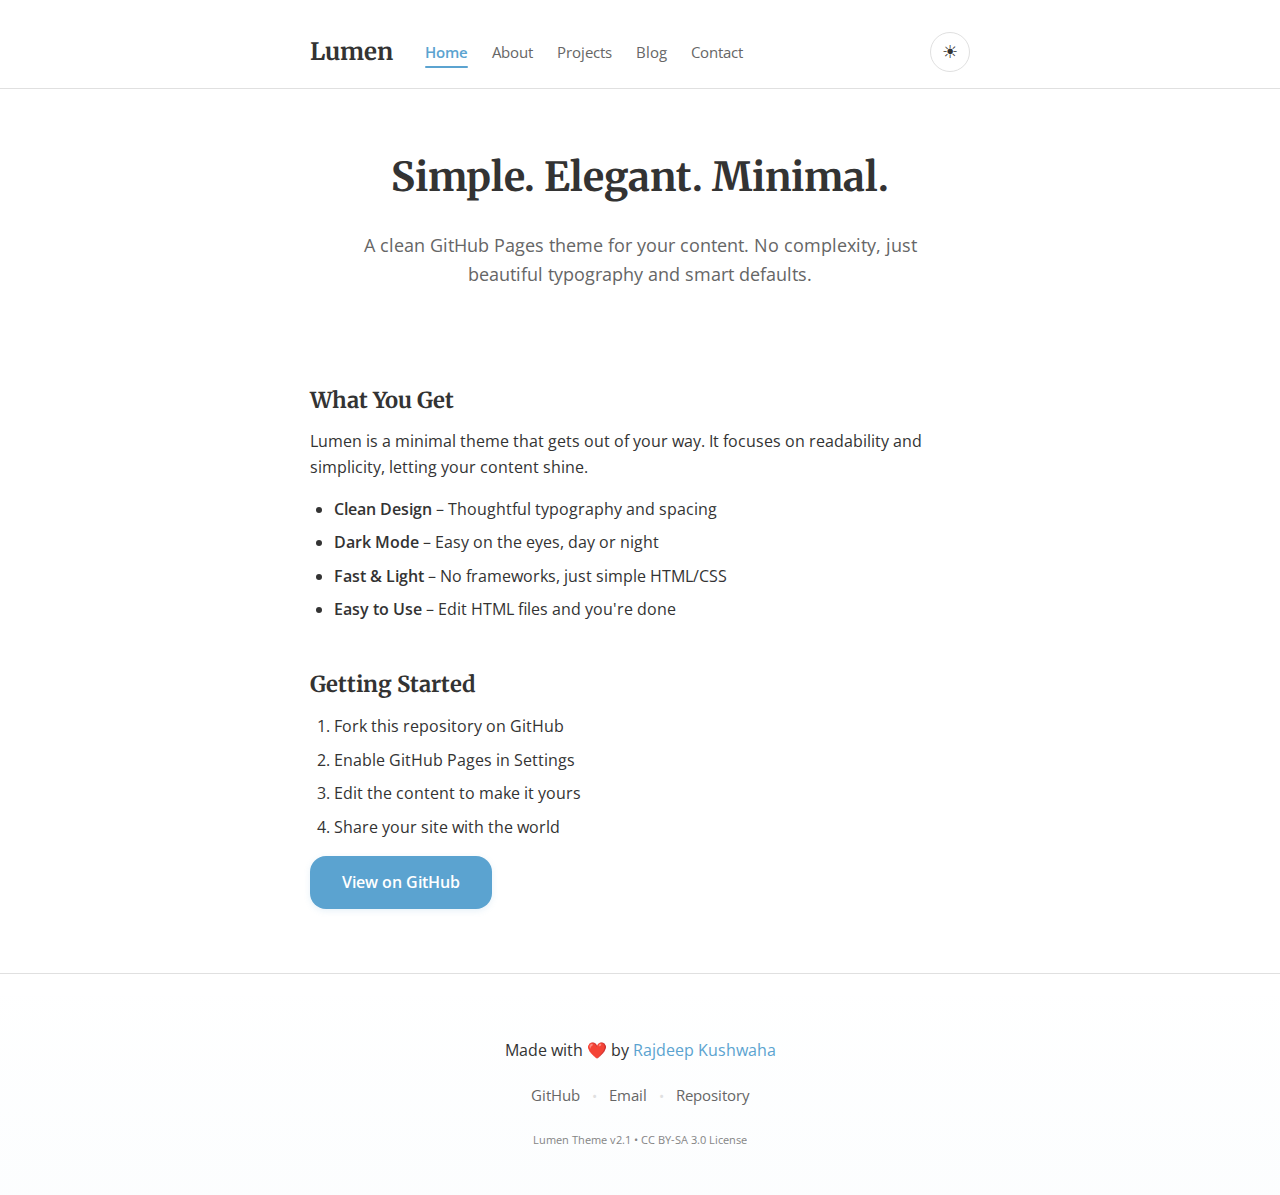
<file: index.html>
<!DOCTYPE html>
<html lang="en">
  <head>
    <meta charset="utf-8" />
    <meta name="viewport" content="width=device-width, initial-scale=1" />
    <title>Lumen 2.0 by RJDP</title>
    <meta
      name="description"
      content="A minimal GitHub Pages theme for simple, elegant content."
    />
    <link rel="preconnect" href="https://fonts.googleapis.com" />
    <link rel="preconnect" href="https://fonts.gstatic.com" crossorigin />
    <link
      href="https://fonts.googleapis.com/css2?family=Merriweather:wght@400;700&family=Open+Sans:wght@400;600&display=swap"
      rel="stylesheet"
    />
    <link rel="stylesheet" href="stylesheets/styles.css" />
  </head>

  <body>
    <header>
      <div class="container">
        <h1><a href="index.html">Lumen</a></h1>
        <nav>
          <a href="index.html">Home</a>
          <a href="about.html">About</a>
          <a href="projects.html">Projects</a>
          <a href="blog.html">Blog</a>
          <a href="contact.html">Contact</a>
        </nav>
        <button id="theme-toggle" aria-label="Toggle dark mode">
          <span class="sun">☀</span>
          <span class="moon">☾</span>
        </button>
      </div>
    </header>

    <main class="container">
      <section class="hero">
        <h2>Simple. Elegant. Minimal.</h2>
        <p>
          A clean GitHub Pages theme for your content. No complexity, just
          beautiful typography and smart defaults.
        </p>
      </section>

      <section>
        <h3>What You Get</h3>
        <p>
          Lumen is a minimal theme that gets out of your way. It focuses on
          readability and simplicity, letting your content shine.
        </p>

        <ul>
          <li>
            <strong>Clean Design</strong> – Thoughtful typography and spacing
          </li>
          <li><strong>Dark Mode</strong> – Easy on the eyes, day or night</li>
          <li>
            <strong>Fast & Light</strong> – No frameworks, just simple HTML/CSS
          </li>
          <li>
            <strong>Easy to Use</strong> – Edit HTML files and you're done
          </li>
        </ul>
      </section>

      <section>
        <h3>Getting Started</h3>
        <ol>
          <li>Fork this repository on GitHub</li>
          <li>Enable GitHub Pages in Settings</li>
          <li>Edit the content to make it yours</li>
          <li>Share your site with the world</li>
        </ol>

        <p>
          <a href="https://github.com/RajdeepKushwaha5/Lumen-2.0" class="button"
            >View on GitHub</a
          >
        </p>
      </section>
    </main>

    <footer>
      <div class="container">
        <div class="footer-content">
          <p class="footer-text">
            Made with ❤️ by
            <a href="https://github.com/RajdeepKushwaha5">Rajdeep Kushwaha</a>
          </p>
          <div class="footer-links">
            <a
              href="https://github.com/RajdeepKushwaha5"
              aria-label="GitHub"
              title="GitHub"
              >GitHub</a
            >
            <span class="footer-separator">•</span>
            <a
              href="mailto:rajdeepsingh10789@gmail.com"
              aria-label="Email"
              title="Email"
              >Email</a
            >
            <span class="footer-separator">•</span>
            <a
              href="https://github.com/RajdeepKushwaha5/Lumen-2.0"
              aria-label="Repository"
              title="View Repository"
              >Repository</a
            >
          </div>
          <p class="footer-credit">
            <small>Lumen Theme v2.1 • CC BY-SA 3.0 License</small>
          </p>
        </div>
      </div>
    </footer>

    <script src="javascripts/dark-mode.js"></script>
    <script src="javascripts/navigation.js"></script>
  </body>
</html>
</file>
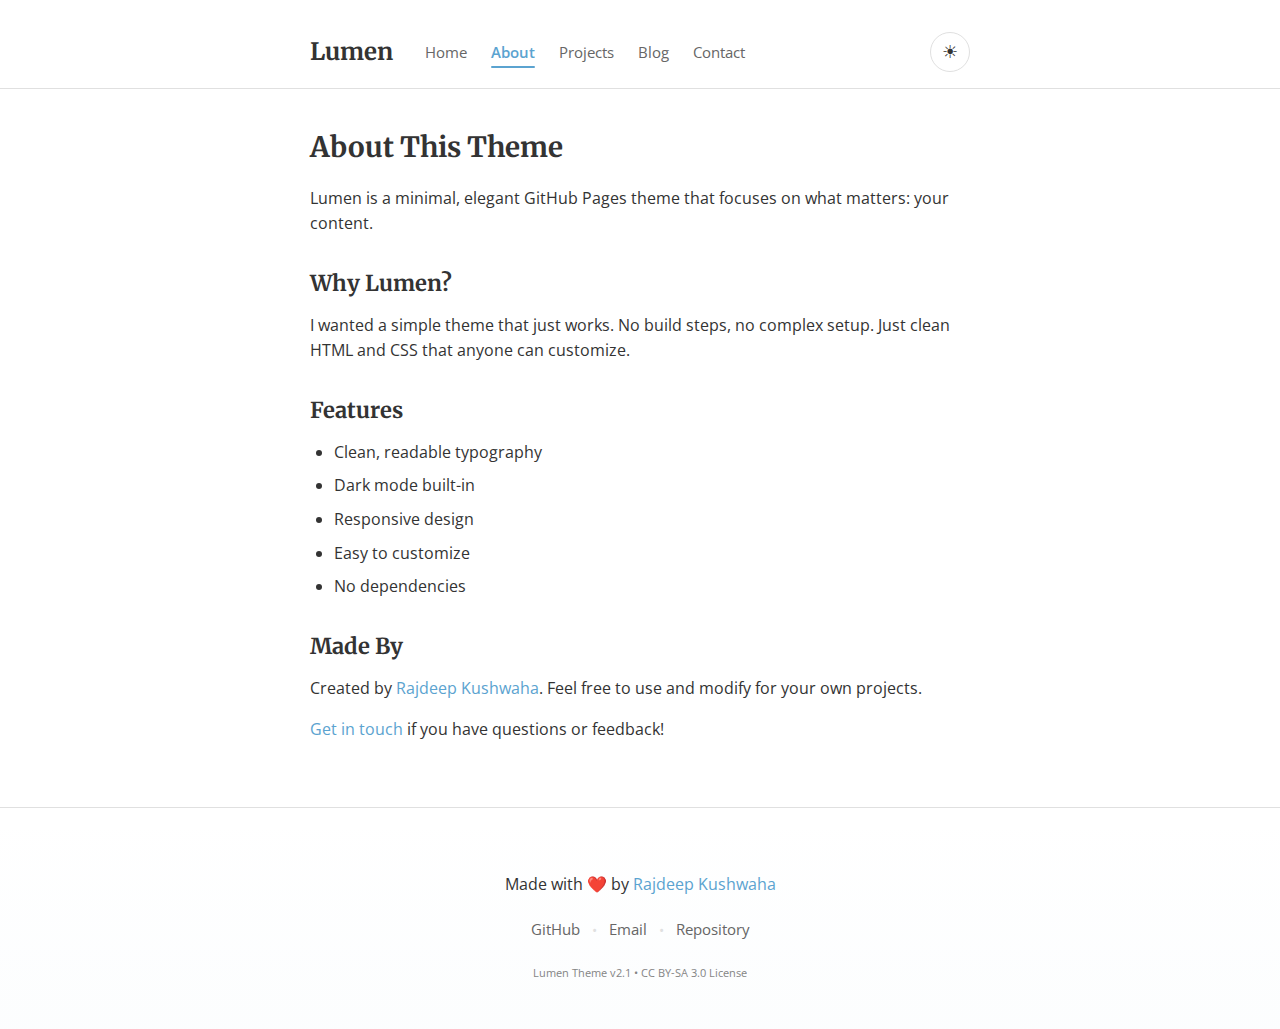
<file: about.html>
<!DOCTYPE html>
<html lang="en">
  <head>
    <meta charset="utf-8" />
    <meta name="viewport" content="width=device-width, initial-scale=1" />
    <title>About - Lumen by RJDP</title>
    <meta
      name="description"
      content="About Lumen - A minimal GitHub Pages theme."
    />
    <link rel="preconnect" href="https://fonts.googleapis.com" />
    <link rel="preconnect" href="https://fonts.gstatic.com" crossorigin />
    <link
      href="https://fonts.googleapis.com/css2?family=Merriweather:wght@400;700&family=Open+Sans:wght@400;600&display=swap"
      rel="stylesheet"
    />
    <link rel="stylesheet" href="stylesheets/styles.css" />
  </head>

  <body>
    <header>
      <div class="container">
        <h1><a href="index.html">Lumen</a></h1>
        <nav>
          <a href="index.html">Home</a>
          <a href="about.html">About</a>
          <a href="projects.html">Projects</a>
          <a href="blog.html">Blog</a>
          <a href="contact.html">Contact</a>
        </nav>
        <button id="theme-toggle" aria-label="Toggle dark mode">
          <span class="sun">☀</span>
          <span class="moon">☾</span>
        </button>
      </div>
    </header>

    <main class="container">
      <h2>About This Theme</h2>
      <p>
        Lumen is a minimal, elegant GitHub Pages theme that focuses on what
        matters: your content.
      </p>

      <h3>Why Lumen?</h3>
      <p>
        I wanted a simple theme that just works. No build steps, no complex
        setup. Just clean HTML and CSS that anyone can customize.
      </p>

      <h3>Features</h3>
      <ul>
        <li>Clean, readable typography</li>
        <li>Dark mode built-in</li>
        <li>Responsive design</li>
        <li>Easy to customize</li>
        <li>No dependencies</li>
      </ul>

      <h3>Made By</h3>
      <p>
        Created by
        <a href="https://github.com/RajdeepKushwaha5">Rajdeep Kushwaha</a>. Feel
        free to use and modify for your own projects.
      </p>

      <p>
        <a href="mailto:rajdeepsingh10789@gmail.com">Get in touch</a> if you
        have questions or feedback!
      </p>
    </main>

    <footer>
      <div class="container">
        <div class="footer-content">
          <p class="footer-text">
            Made with ❤️ by
            <a href="https://github.com/RajdeepKushwaha5">Rajdeep Kushwaha</a>
          </p>
          <div class="footer-links">
            <a
              href="https://github.com/RajdeepKushwaha5"
              aria-label="GitHub"
              title="GitHub"
              >GitHub</a
            >
            <span class="footer-separator">•</span>
            <a
              href="mailto:rajdeepsingh10789@gmail.com"
              aria-label="Email"
              title="Email"
              >Email</a
            >
            <span class="footer-separator">•</span>
            <a
              href="https://github.com/RajdeepKushwaha5/Lumen-2.0"
              aria-label="Repository"
              title="View Repository"
              >Repository</a
            >
          </div>
          <p class="footer-credit">
            <small>Lumen Theme v2.1 • CC BY-SA 3.0 License</small>
          </p>
        </div>
      </div>
    </footer>

    <script src="javascripts/dark-mode.js"></script>
    <script src="javascripts/navigation.js"></script>
  </body>
</html>
</file>
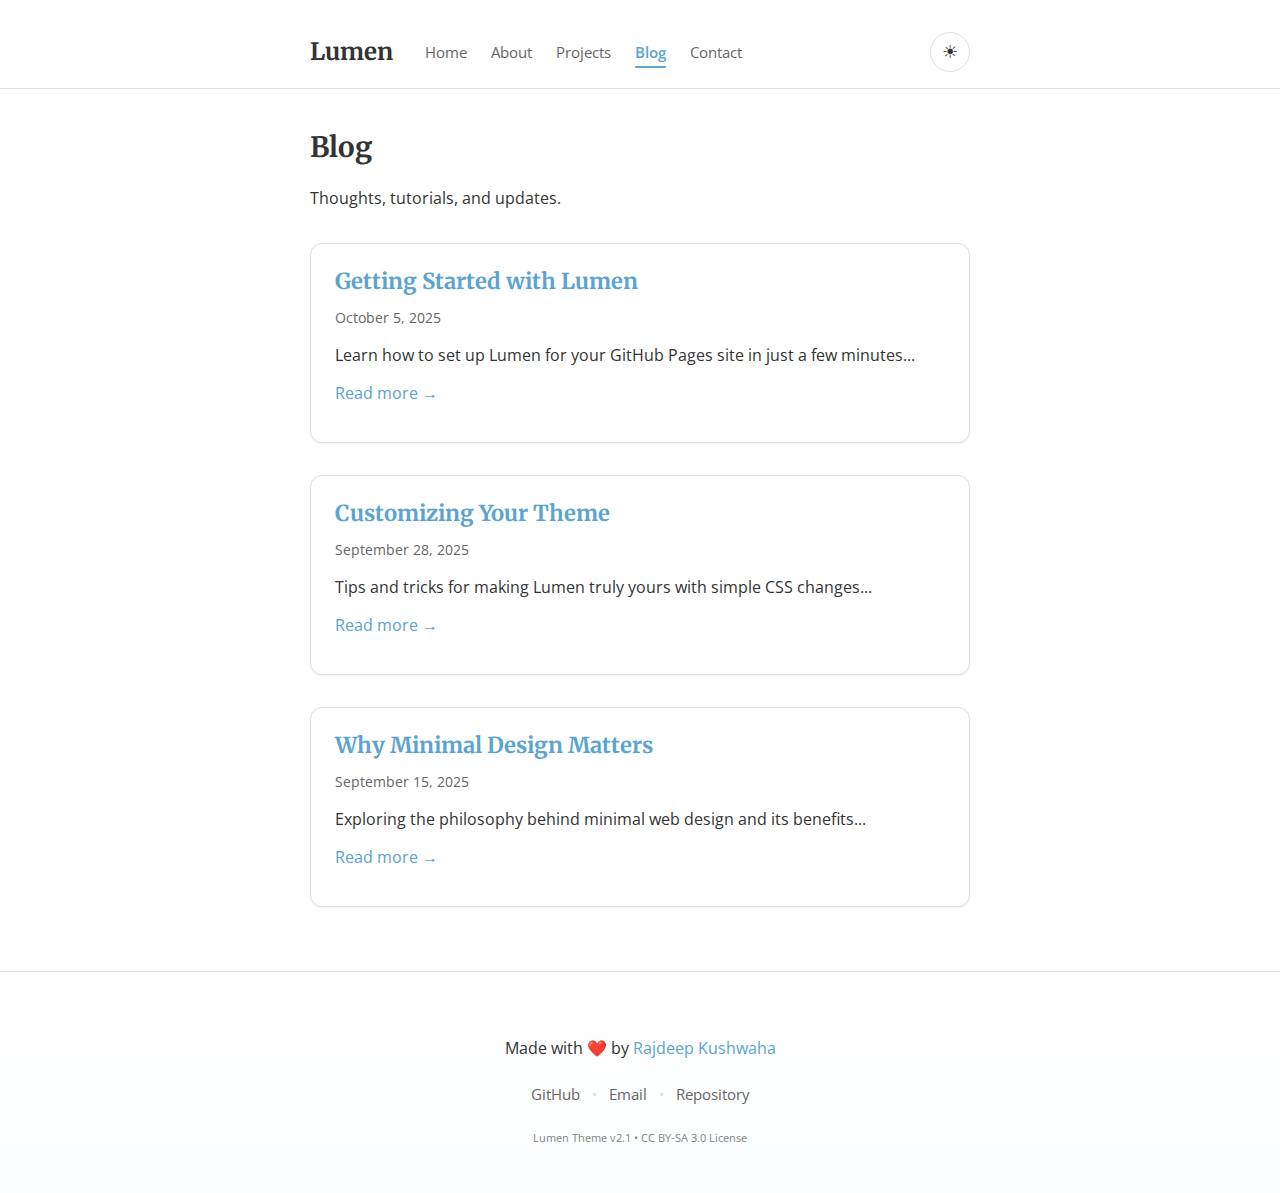
<file: blog.html>
<!DOCTYPE html>
<html lang="en">
  <head>
    <meta charset="utf-8" />
    <meta name="viewport" content="width=device-width, initial-scale=1" />
    <title>Blog - Lumen by RJDP</title>
    <meta name="description" content="Blog posts using Lumen theme." />
    <link rel="preconnect" href="https://fonts.googleapis.com" />
    <link rel="preconnect" href="https://fonts.gstatic.com" crossorigin />
    <link
      href="https://fonts.googleapis.com/css2?family=Merriweather:wght@400;700&family=Open+Sans:wght@400;600&display=swap"
      rel="stylesheet"
    />
    <link rel="stylesheet" href="stylesheets/styles.css" />
  </head>

  <body>
    <header>
      <div class="container">
        <h1><a href="index.html">Lumen</a></h1>
        <nav>
          <a href="index.html">Home</a>
          <a href="about.html">About</a>
          <a href="projects.html">Projects</a>
          <a href="blog.html">Blog</a>
          <a href="contact.html">Contact</a>
        </nav>
        <button id="theme-toggle" aria-label="Toggle dark mode">
          <span class="sun">☀</span>
          <span class="moon">☾</span>
        </button>
      </div>
    </header>

    <main class="container">
      <h2>Blog</h2>
      <p>Thoughts, tutorials, and updates.</p>

      <article>
        <h3><a href="#">Getting Started with Lumen</a></h3>
        <p class="meta">October 5, 2025</p>
        <p>
          Learn how to set up Lumen for your GitHub Pages site in just a few
          minutes...
        </p>
        <p><a href="#">Read more →</a></p>
      </article>

      <article>
        <h3><a href="#">Customizing Your Theme</a></h3>
        <p class="meta">September 28, 2025</p>
        <p>
          Tips and tricks for making Lumen truly yours with simple CSS
          changes...
        </p>
        <p><a href="#">Read more →</a></p>
      </article>

      <article>
        <h3><a href="#">Why Minimal Design Matters</a></h3>
        <p class="meta">September 15, 2025</p>
        <p>
          Exploring the philosophy behind minimal web design and its benefits...
        </p>
        <p><a href="#">Read more →</a></p>
      </article>
    </main>

    <footer>
      <div class="container">
        <div class="footer-content">
          <p class="footer-text">
            Made with ❤️ by
            <a href="https://github.com/RajdeepKushwaha5">Rajdeep Kushwaha</a>
          </p>
          <div class="footer-links">
            <a
              href="https://github.com/RajdeepKushwaha5"
              aria-label="GitHub"
              title="GitHub"
              >GitHub</a
            >
            <span class="footer-separator">•</span>
            <a
              href="mailto:rajdeepsingh10789@gmail.com"
              aria-label="Email"
              title="Email"
              >Email</a
            >
            <span class="footer-separator">•</span>
            <a
              href="https://github.com/RajdeepKushwaha5/Lumen-2.0"
              aria-label="Repository"
              title="View Repository"
              >Repository</a
            >
          </div>
          <p class="footer-credit">
            <small>Lumen Theme v2.1 • CC BY-SA 3.0 License</small>
          </p>
        </div>
      </div>
    </footer>

    <script src="javascripts/dark-mode.js"></script>
    <script src="javascripts/navigation.js"></script>
  </body>
</html>
</file>
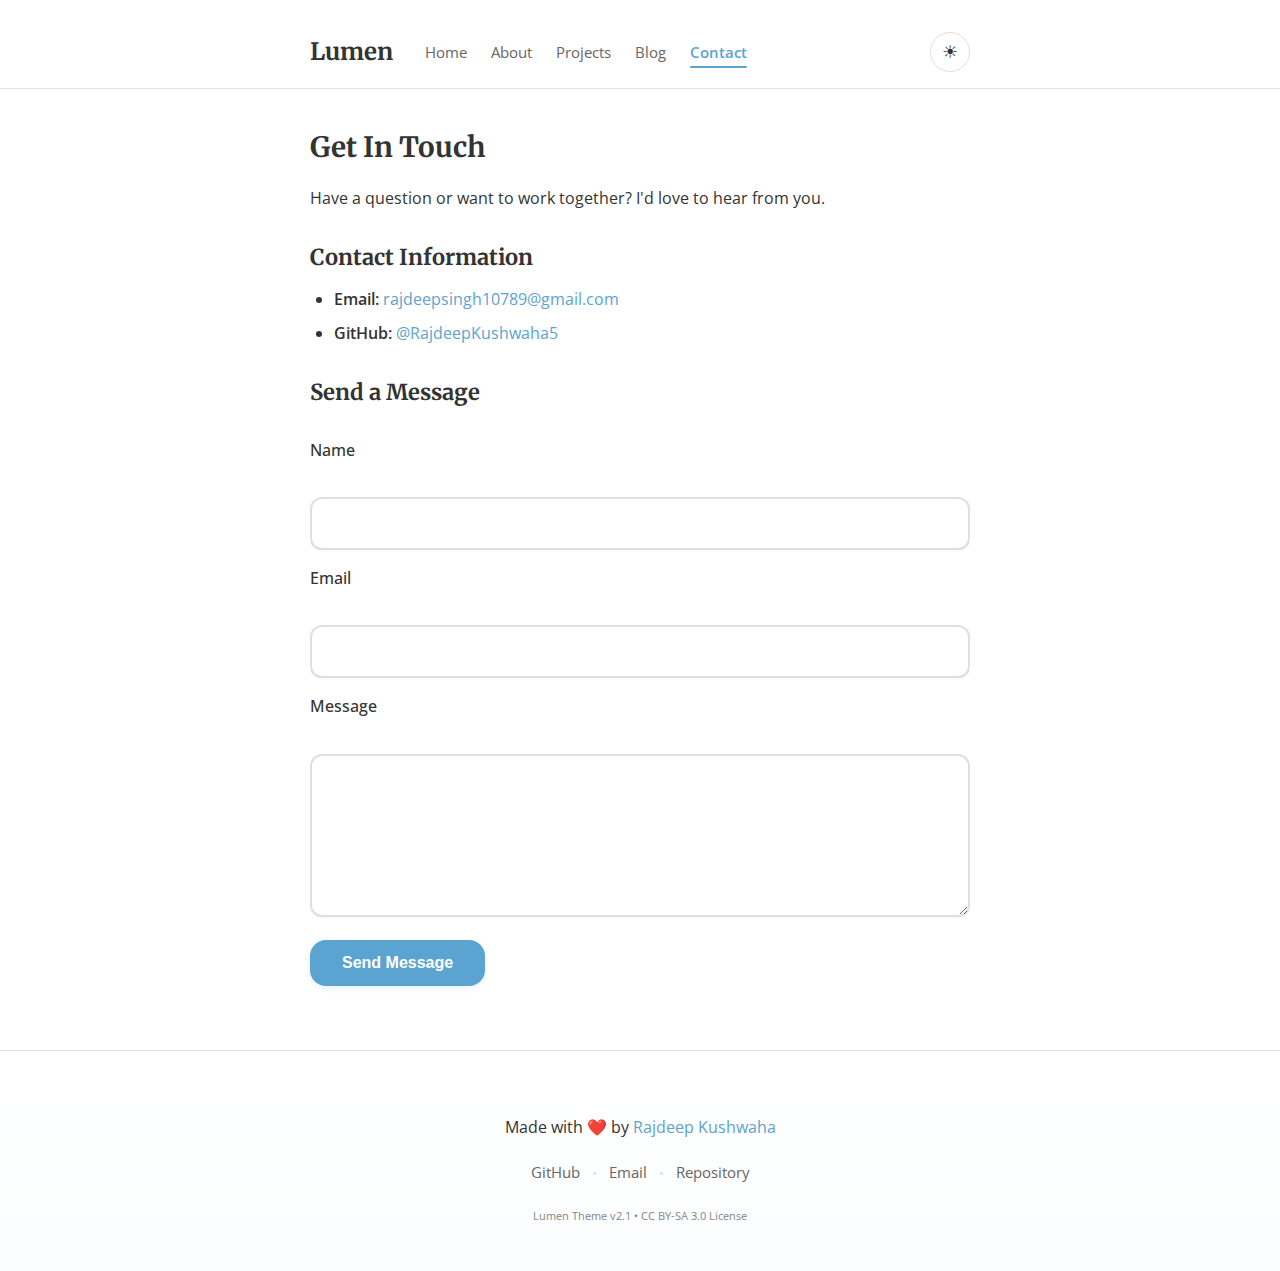
<file: contact.html>
<!DOCTYPE html>
<html lang="en">
  <head>
    <meta charset="utf-8" />
    <meta name="viewport" content="width=device-width, initial-scale=1" />
    <title>Contact - Lumen by RJDP</title>
    <meta name="description" content="Get in touch." />
    <link rel="preconnect" href="https://fonts.googleapis.com" />
    <link rel="preconnect" href="https://fonts.gstatic.com" crossorigin />
    <link
      href="https://fonts.googleapis.com/css2?family=Merriweather:wght@400;700&family=Open+Sans:wght@400;600&display=swap"
      rel="stylesheet"
    />
    <link rel="stylesheet" href="stylesheets/styles.css" />
  </head>

  <body>
    <header>
      <div class="container">
        <h1><a href="index.html">Lumen</a></h1>
        <nav>
          <a href="index.html">Home</a>
          <a href="about.html">About</a>
          <a href="projects.html">Projects</a>
          <a href="blog.html">Blog</a>
          <a href="contact.html">Contact</a>
        </nav>
        <button id="theme-toggle" aria-label="Toggle dark mode">
          <span class="sun">☀</span>
          <span class="moon">☾</span>
        </button>
      </div>
    </header>

    <main class="container">
      <h2>Get In Touch</h2>
      <p>
        Have a question or want to work together? I'd love to hear from you.
      </p>

      <h3>Contact Information</h3>
      <ul>
        <li>
          <strong>Email:</strong>
          <a href="mailto:rajdeepsingh10789@gmail.com"
            >rajdeepsingh10789@gmail.com</a
          >
        </li>
        <li>
          <strong>GitHub:</strong>
          <a href="https://github.com/RajdeepKushwaha5">@RajdeepKushwaha5</a>
        </li>
      </ul>

      <h3>Send a Message</h3>
      <form>
        <p>
          <label for="name">Name</label><br />
          <input type="text" id="name" name="name" required />
        </p>
        <p>
          <label for="email">Email</label><br />
          <input type="email" id="email" name="email" required />
        </p>
        <p>
          <label for="message">Message</label><br />
          <textarea id="message" name="message" rows="6" required></textarea>
        </p>
        <p>
          <button type="submit" class="button">Send Message</button>
        </p>
      </form>
    </main>

    <footer>
      <div class="container">
        <div class="footer-content">
          <p class="footer-text">
            Made with ❤️ by
            <a href="https://github.com/RajdeepKushwaha5">Rajdeep Kushwaha</a>
          </p>
          <div class="footer-links">
            <a
              href="https://github.com/RajdeepKushwaha5"
              aria-label="GitHub"
              title="GitHub"
              >GitHub</a
            >
            <span class="footer-separator">•</span>
            <a
              href="mailto:rajdeepsingh10789@gmail.com"
              aria-label="Email"
              title="Email"
              >Email</a
            >
            <span class="footer-separator">•</span>
            <a
              href="https://github.com/RajdeepKushwaha5/Lumen-2.0"
              aria-label="Repository"
              title="View Repository"
              >Repository</a
            >
          </div>
          <p class="footer-credit">
            <small>Lumen Theme v2.1 • CC BY-SA 3.0 License</small>
          </p>
        </div>
      </div>
    </footer>

    <script src="javascripts/dark-mode.js"></script>
    <script src="javascripts/navigation.js"></script>
    <script src="javascripts/form-validation.js"></script>
  </body>
</html>
</file>
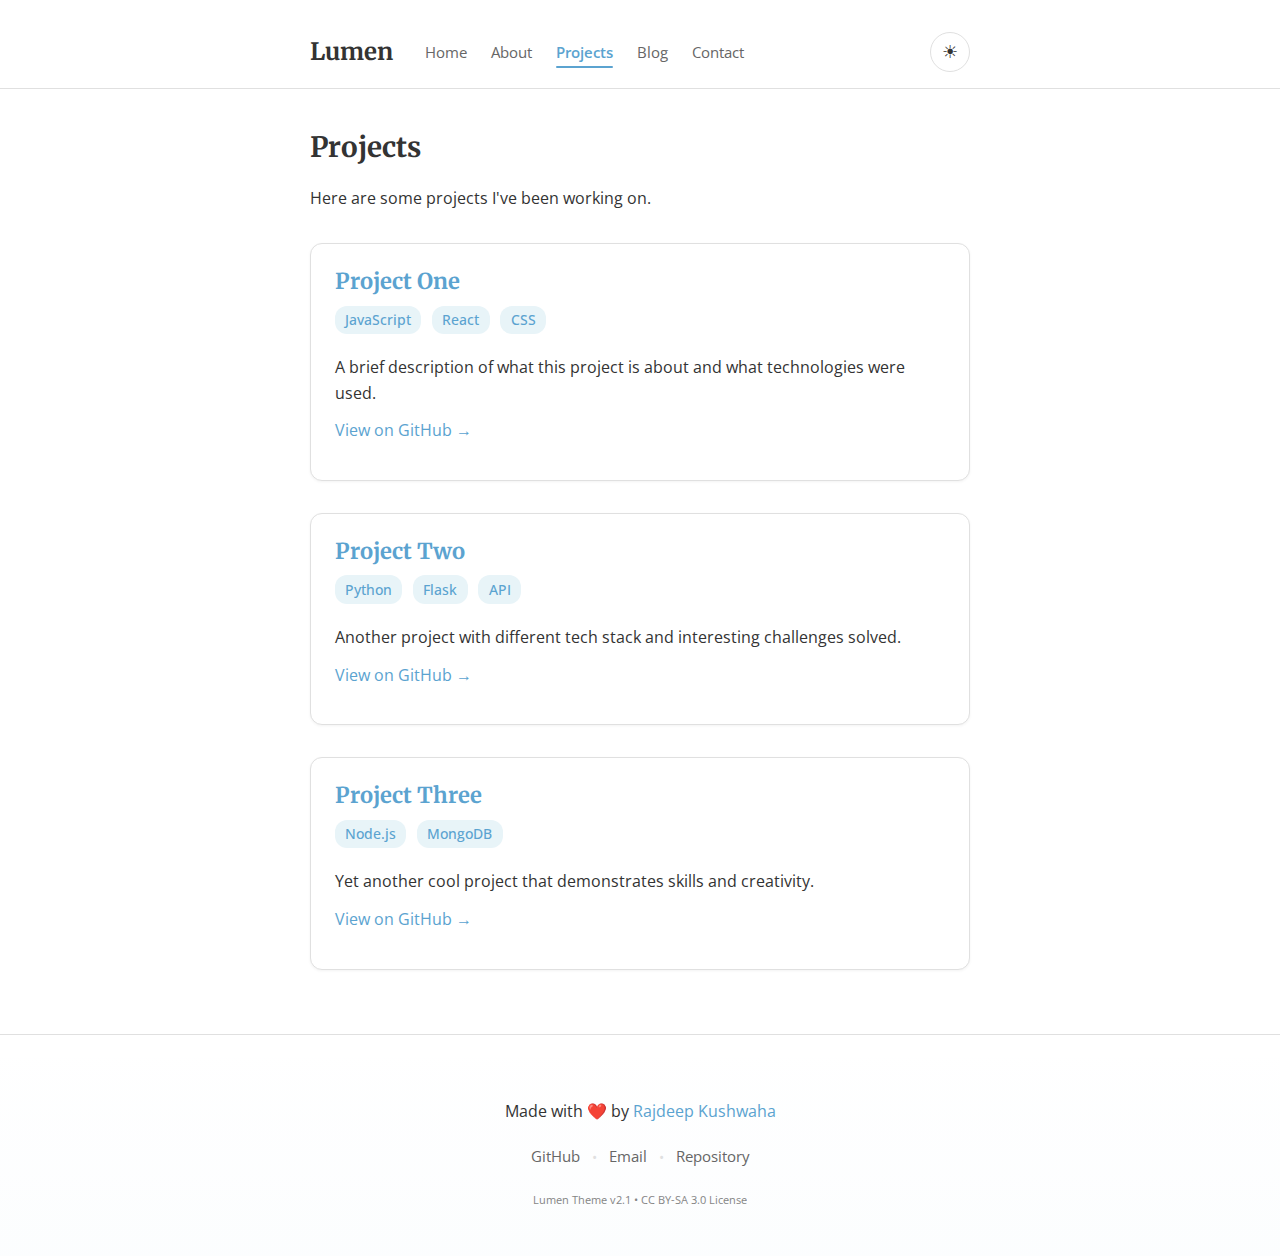
<file: projects.html>
<!DOCTYPE html>
<html lang="en">
  <head>
    <meta charset="utf-8" />
    <meta name="viewport" content="width=device-width, initial-scale=1" />
    <title>Projects - Lumen by RJDP</title>
    <meta name="description" content="Projects showcase using Lumen theme." />
    <link rel="preconnect" href="https://fonts.googleapis.com" />
    <link rel="preconnect" href="https://fonts.gstatic.com" crossorigin />
    <link
      href="https://fonts.googleapis.com/css2?family=Merriweather:wght@400;700&family=Open+Sans:wght@400;600&display=swap"
      rel="stylesheet"
    />
    <link rel="stylesheet" href="stylesheets/styles.css" />
  </head>

  <body>
    <header>
      <div class="container">
        <h1><a href="index.html">Lumen</a></h1>
        <nav>
          <a href="index.html">Home</a>
          <a href="about.html">About</a>
          <a href="projects.html">Projects</a>
          <a href="blog.html">Blog</a>
          <a href="contact.html">Contact</a>
        </nav>
        <button id="theme-toggle" aria-label="Toggle dark mode">
          <span class="sun">☀</span>
          <span class="moon">☾</span>
        </button>
      </div>
    </header>

    <main class="container">
      <h2>Projects</h2>
      <p>Here are some projects I've been working on.</p>

      <article>
        <h3><a href="#">Project One</a></h3>
        <p class="meta">
          <span class="tag">JavaScript</span>
          <span class="tag">React</span>
          <span class="tag">CSS</span>
        </p>
        <p>
          A brief description of what this project is about and what
          technologies were used.
        </p>
        <p><a href="#">View on GitHub →</a></p>
      </article>

      <article>
        <h3><a href="#">Project Two</a></h3>
        <p class="meta">
          <span class="tag">Python</span>
          <span class="tag">Flask</span>
          <span class="tag">API</span>
        </p>
        <p>
          Another project with different tech stack and interesting challenges
          solved.
        </p>
        <p><a href="#">View on GitHub →</a></p>
      </article>

      <article>
        <h3><a href="#">Project Three</a></h3>
        <p class="meta">
          <span class="tag">Node.js</span>
          <span class="tag">MongoDB</span>
        </p>
        <p>Yet another cool project that demonstrates skills and creativity.</p>
        <p><a href="#">View on GitHub →</a></p>
      </article>
    </main>

    <footer>
      <div class="container">
        <div class="footer-content">
          <p class="footer-text">
            Made with ❤️ by
            <a href="https://github.com/RajdeepKushwaha5">Rajdeep Kushwaha</a>
          </p>
          <div class="footer-links">
            <a
              href="https://github.com/RajdeepKushwaha5"
              aria-label="GitHub"
              title="GitHub"
              >GitHub</a
            >
            <span class="footer-separator">•</span>
            <a
              href="mailto:rajdeepsingh10789@gmail.com"
              aria-label="Email"
              title="Email"
              >Email</a
            >
            <span class="footer-separator">•</span>
            <a
              href="https://github.com/RajdeepKushwaha5/Lumen-2.0"
              aria-label="Repository"
              title="View Repository"
              >Repository</a
            >
          </div>
          <p class="footer-credit">
            <small>Lumen Theme v2.1 • CC BY-SA 3.0 License</small>
          </p>
        </div>
      </div>
    </footer>

    <script src="javascripts/dark-mode.js"></script>
    <script src="javascripts/navigation.js"></script>
  </body>
</html>
</file>
<file: stylesheets/styles.css>
/* Lumen by RJDP - Minimal Theme CSS */

/* ===== Variables ===== */
:root {
  --bg: #ffffff;
  --text: #333333;
  --text-light: #666666;
  --border: #e0e0e0;
  --accent: #5BA3D0;
  --accent-hover: #4A8FB8;
  --accent-light: #E8F4F8;
  --button-shadow: rgba(91, 163, 208, 0.2);
  --input-focus: #7AB8DC;
}

[data-theme="dark"] {
  --bg: #1a1a1a;
  --text: #e0e0e0;
  --text-light: #999999;
  --border: #333333;
  --accent: #7AB8DC;
  --accent-hover: #8BC5E5;
  --accent-light: #2a3f4d;
  --button-shadow: rgba(122, 184, 220, 0.3);
  --input-focus: #5BA3D0;
}

/* ===== Base Styles ===== */
* {
  margin: 0;
  padding: 0;
  box-sizing: border-box;
}

html {
  font-size: 16px;
  scroll-behavior: smooth;
}

body {
  font-family: 'Open Sans', -apple-system, BlinkMacSystemFont, 'Segoe UI', Roboto, Oxygen, Ubuntu, Cantarell, sans-serif;
  line-height: 1.6;
  color: var(--text);
  background: var(--bg);
  transition: background 0.3s, color 0.3s;
}

/* ===== Typography ===== */
h1, h2, h3, h4, h5, h6 {
  font-family: 'Merriweather', Georgia, serif;
  line-height: 1.2;
  margin: 1.5em 0 0.75em;
  font-weight: 700;
}

h1 { font-size: 2.25rem; }
h2 { font-size: 1.75rem; }
h3 { font-size: 1.375rem; }
h4 { font-size: 1.125rem; }

p, ul, ol, blockquote {
  margin: 1em 0;
}

a {
  color: var(--accent);
  text-decoration: none;
  position: relative;
  transition: color 0.3s ease;
}

/* Animated underline for content links (not navigation or buttons) */
main a:not(.button) {
  background-image: linear-gradient(to right, var(--accent), var(--accent));
  background-position: 0% 100%;
  background-repeat: no-repeat;
  background-size: 0% 2px;
  transition: background-size 0.3s ease, color 0.3s ease;
}

main a:not(.button):hover {
  background-size: 100% 2px;
}

a:hover {
  color: var(--accent-hover);
}

strong {
  font-weight: 600;
}

code {
  font-family: 'SF Mono', Monaco, 'Courier New', monospace;
  background: var(--border);
  padding: 0.2em 0.4em;
  border-radius: 3px;
  font-size: 0.9em;
}

pre {
  background: var(--border);
  padding: 1em;
  border-radius: 5px;
  overflow-x: auto;
  margin: 1em 0;
}

pre code {
  background: none;
  padding: 0;
}

blockquote {
  border-left: 4px solid var(--accent);
  padding-left: 1em;
  color: var(--text-light);
  font-style: italic;
}

/* ===== Layout ===== */
.container {
  max-width: 700px;
  margin: 0 auto;
  padding: 0 20px;
}

/* ===== Header ===== */
header {
  padding: 2em 0 1em;
  border-bottom: 1px solid var(--border);
  margin-bottom: 2em;
}

header .container {
  display: flex;
  align-items: center;
  gap: 2em;
  flex-wrap: wrap;
}

header h1 {
  margin: 0;
  font-size: 1.5rem;
}

header h1 a {
  color: var(--text);
  text-decoration: none;
}

header h1 a:hover {
  color: var(--accent);
}

nav {
  display: flex;
  gap: 1.5em;
  flex: 1;
}

nav a {
  color: var(--text-light);
  font-size: 0.95rem;
  position: relative;
  transition: color 0.3s ease;
}

nav a:hover {
  color: var(--accent);
}

nav a.active {
  color: var(--accent);
  font-weight: 600;
}

nav a.active::after {
  content: '';
  position: absolute;
  bottom: -4px;
  left: 0;
  width: 100%;
  height: 2px;
  background: var(--accent);
  border-radius: 2px;
}

#theme-toggle {
  background: none;
  border: 1px solid var(--border);
  border-radius: 50%;
  width: 40px;
  height: 40px;
  padding: 0;
  display: flex;
  align-items: center;
  justify-content: center;
  cursor: pointer;
  font-size: 1.1rem;
  color: var(--text);
  transition: all 0.2s;
  margin-left: auto;
}

#theme-toggle:hover {
  border-color: var(--accent);
  transform: scale(1.05);
}

[data-theme="dark"] #theme-toggle .sun,
[data-theme="light"] #theme-toggle .moon {
  display: none;
}

/* ===== Main Content ===== */
main {
  padding: 2em 0 4em;
  min-height: 50vh;
}

section {
  margin: 3em 0;
}

section:first-child {
  margin-top: 0;
}

.hero {
  text-align: center;
  padding: 2em 0;
}

.hero h2 {
  margin-top: 0;
  font-size: 2.5rem;
}

.hero p {
  font-size: 1.125rem;
  color: var(--text-light);
  max-width: 600px;
  margin: 1em auto;
}

/* ===== Lists ===== */
ul, ol {
  padding-left: 1.5em;
}

li {
  margin: 0.5em 0;
}

.meta {
  color: var(--text-light);
  font-size: 0.9rem;
  margin: 0.25em 0;
}

/* ===== Articles & Cards ===== */
article {
  margin: 2em 0;
  padding: 1.5em;
  border: 1px solid var(--border);
  border-radius: 12px;
  background: var(--bg);
  transition: all 0.3s ease;
  box-shadow: 0 1px 3px rgba(0, 0, 0, 0.05);
}

article:hover {
  transform: translateY(-4px);
  box-shadow: 0 8px 16px rgba(91, 163, 208, 0.15);
  border-color: var(--accent-light);
}

article:last-child {
  margin-bottom: 0;
}

article h3 {
  margin-top: 0;
  margin-bottom: 0.5em;
}

article .meta {
  color: var(--text-light);
  font-size: 0.9rem;
  margin-bottom: 1em;
}

article p {
  margin: 0.75em 0;
}

/* Tag badges for projects */
.tag {
  display: inline-block;
  background: var(--accent-light);
  color: var(--accent);
  padding: 0.25em 0.75em;
  border-radius: 12px;
  font-size: 0.85rem;
  font-weight: 500;
  margin-right: 0.5em;
  margin-bottom: 0.5em;
}

[data-theme="dark"] .tag {
  background: var(--accent-light);
  color: var(--accent);
}



/* ===== Forms ===== */
form {
  margin: 2em 0;
}

label {
  font-weight: 500;
  margin-bottom: 0.5em;
  display: block;
}

input, textarea {
  width: 100%;
  padding: 0.85em 1em;
  border: 2px solid var(--border);
  border-radius: 12px;
  font-family: inherit;
  font-size: 1rem;
  background: var(--bg);
  color: var(--text);
  transition: all 0.3s ease;
  box-shadow: 0 1px 2px rgba(0, 0, 0, 0.04);
}

input:focus, textarea:focus {
  outline: none;
  border-color: var(--accent);
  box-shadow: 0 0 0 3px var(--accent-light), 0 1px 3px rgba(0, 0, 0, 0.08);
  transform: translateY(-1px);
}

input:hover, textarea:hover {
  border-color: var(--input-focus);
}

textarea {
  resize: vertical;
}

/* Form Validation Styles */
input.error, textarea.error {
  border-color: #e74c3c;
  box-shadow: 0 0 0 3px rgba(231, 76, 60, 0.1);
}

.error-message {
  display: block;
  color: #e74c3c;
  font-size: 0.85rem;
  margin-top: 0.5em;
  font-weight: 500;
}

.success-message {
  background: #d4edda;
  color: #155724;
  padding: 1em 1.5em;
  border-radius: 8px;
  margin-bottom: 1.5em;
  border: 1px solid #c3e6cb;
  font-weight: 500;
}

[data-theme="dark"] .success-message {
  background: #1e4d2b;
  color: #a3d9b1;
  border-color: #2d6a3e;
}


/* ===== Buttons ===== */
.button, button[type="submit"] {
  display: inline-block;
  background: var(--accent);
  color: white !important;
  padding: 0.85em 2em;
  border-radius: 16px;
  border: none;
  font-size: 1rem;
  font-weight: 600;
  cursor: pointer;
  text-decoration: none;
  transition: all 0.3s ease;
  box-shadow: 0 2px 6px rgba(91, 163, 208, 0.15);
  position: relative;
  overflow: visible;
  z-index: 1;
}

.button:hover, button[type="submit"]:hover {
  background: var(--accent-hover);
  color: white !important;
  text-decoration: none;
  transform: translateY(-2px) scale(1.02);
  box-shadow: 0 6px 16px rgba(91, 163, 208, 0.3), 0 0 20px rgba(91, 163, 208, 0.15);
}

.button:active, button[type="submit"]:active {
  transform: translateY(0) scale(0.98);
  box-shadow: 0 1px 4px rgba(91, 163, 208, 0.15);
}

/* ===== Footer ===== */
footer {
  padding: 3em 0 2em;
  border-top: 1px solid var(--border);
  margin-top: 4em;
  background: linear-gradient(to bottom, transparent, rgba(91, 163, 208, 0.02));
}

.footer-content {
  text-align: center;
  color: var(--text-light);
}

.footer-text {
  font-size: 1rem;
  margin-bottom: 1em;
  color: var(--text);
}

.footer-links {
  display: flex;
  justify-content: center;
  align-items: center;
  gap: 0.75em;
  margin-bottom: 1em;
  flex-wrap: wrap;
}

.footer-links a {
  color: var(--text-light);
  font-size: 0.95rem;
  transition: all 0.3s ease;
  padding: 0.25em 0;
}

.footer-links a:hover {
  color: var(--accent);
  transform: translateY(-2px);
}

.footer-separator {
  color: var(--border);
  font-size: 0.9rem;
}

.footer-credit {
  margin-top: 1em;
  font-size: 0.85rem;
  color: var(--text-light);
  opacity: 0.8;
}

.footer-credit small {
  display: inline-block;
}

[data-theme="dark"] footer {
  background: linear-gradient(to bottom, transparent, rgba(91, 163, 208, 0.03));
}

/* ===== Responsive ===== */
@media (max-width: 640px) {
  header .container {
    flex-direction: column;
    align-items: flex-start;
    gap: 1em;
  }
  
  nav {
    flex-wrap: wrap;
    gap: 1em;
  }
  
  #theme-toggle {
    margin-left: 0;
  }
  
  .hero h2 {
    font-size: 1.75rem;
  }
  
  .hero p {
    font-size: 1rem;
  }
}

/* ===== Animations ===== */
@keyframes fadeInUp {
  from {
    opacity: 0;
    transform: translateY(20px);
  }
  to {
    opacity: 1;
    transform: translateY(0);
  }
}

/* Fade-in animation for sections */
section {
  animation: fadeInUp 0.6s ease-out;
}

/* Stagger animation for list items */
article, .hero {
  animation: fadeInUp 0.8s ease-out;
}
</file>
